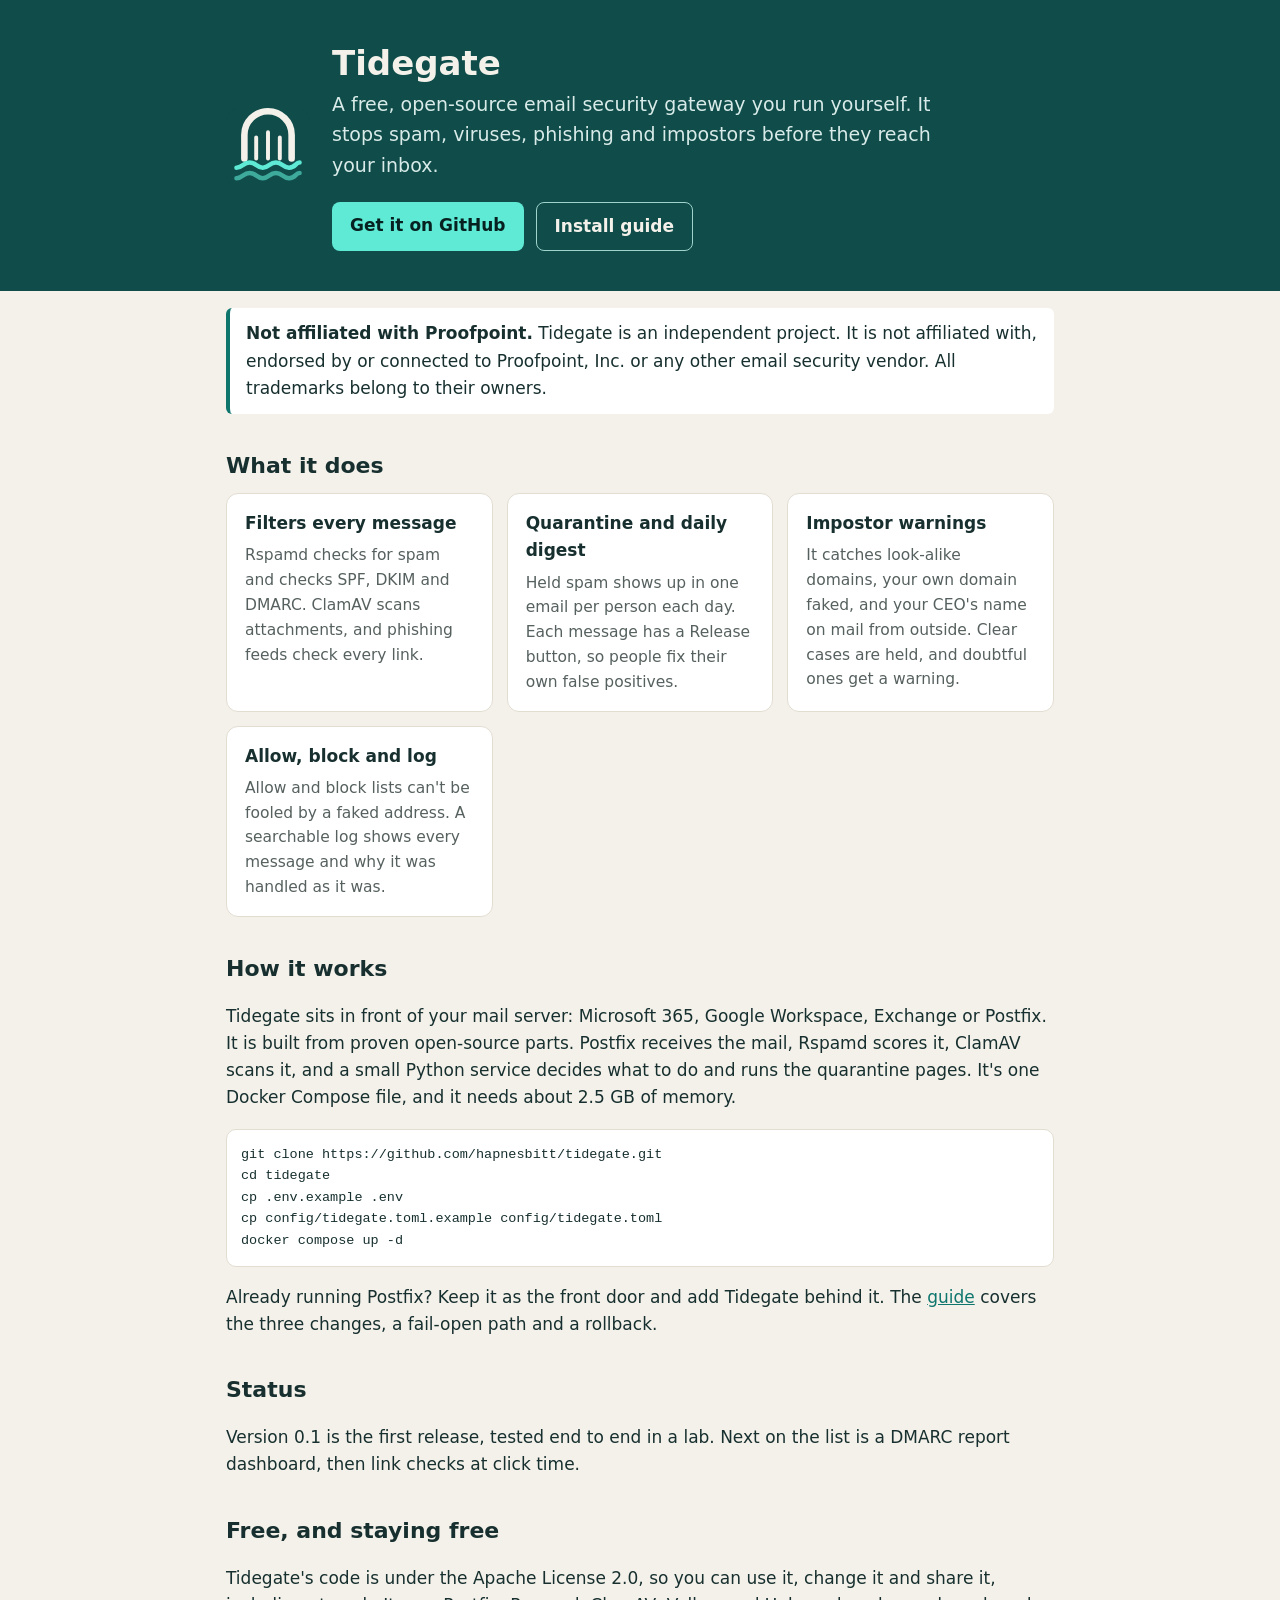
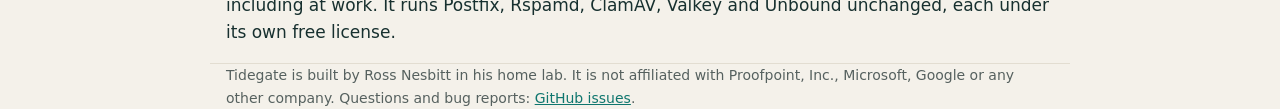
<file: site/index.html>
<!doctype html>
<html lang="en">
<head>
<meta charset="utf-8">
<meta name="viewport" content="width=device-width, initial-scale=1">
<title>Tidegate: a free, open-source email security gateway</title>
<meta name="description" content="Tidegate is a free, open-source email security gateway you run yourself: spam, virus, phishing and impostor filtering with a quarantine and a daily digest. Built on Postfix, Rspamd and ClamAV.">
<link rel="icon" href="logo.svg" type="image/svg+xml">
<style>
:root { --bg:#f4f1ea; --card:#fff; --ink:#17302f; --muted:#56615f; --line:#e2ddd1; --brand:#0f4c4a; --accent:#0f766e; }
@media (prefers-color-scheme: dark) { :root { --bg:#0e1716; --card:#152321; --ink:#e7efed; --muted:#9db0ad; --line:#26403c; --brand:#0b3a38; --accent:#2bb3a3; } }
* { box-sizing:border-box; }
body { margin:0; background:var(--bg); color:var(--ink); font:17px/1.6 system-ui,-apple-system,"Segoe UI",Roboto,sans-serif; }
header { background:var(--brand); color:#f4f1ea; padding:44px 16px 40px; }
.wrap { max-width:860px; margin:0 auto; padding:0 16px; }
header .wrap { display:flex; gap:22px; align-items:center; flex-wrap:wrap; }
header img { width:84px; height:84px; }
h1 { font-size:34px; line-height:1.15; margin:0 0 6px; }
header p { margin:0; font-size:19px; color:#d8ebe8; max-width:600px; }
main { padding:8px 0 40px; }
h2 { font-size:22px; margin:34px 0 10px; }
a { color:var(--accent); }
.cta { display:flex; flex-wrap:wrap; gap:12px; margin:22px 0 0; }
.cta a { display:inline-block; padding:10px 18px; border-radius:8px; text-decoration:none; font-weight:600; background:#5eead4; color:#062120; }
.cta a.ghost { background:transparent; color:#f4f1ea; border:1px solid #9fd3cc; }
.grid { display:grid; grid-template-columns:repeat(auto-fit,minmax(240px,1fr)); gap:14px; }
.card { background:var(--card); border:1px solid var(--line); border-radius:12px; padding:16px 18px; }
.card h3 { margin:0 0 6px; font-size:17px; }
.card p { margin:0; color:var(--muted); font-size:15.5px; }
pre { background:var(--card); border:1px solid var(--line); border-radius:10px; padding:14px; overflow-x:auto; font-size:13.5px; }
.note { background:var(--card); border-left:4px solid var(--accent); padding:12px 16px; border-radius:6px; }
footer { border-top:1px solid var(--line); padding:20px 0 40px; color:var(--muted); font-size:14px; }
</style>
</head>
<body>
<header>
  <div class="wrap">
    <img src="logo.svg" alt="">
    <div>
      <h1>Tidegate</h1>
      <p>A free, open-source email security gateway you run yourself. It stops spam, viruses, phishing and impostors before they reach your inbox.</p>
      <div class="cta">
        <a href="https://github.com/hapnesbitt/tidegate">Get it on GitHub</a>
        <a class="ghost" href="https://github.com/hapnesbitt/tidegate#install">Install guide</a>
      </div>
    </div>
  </div>
</header>
<main class="wrap">
  <p class="note"><strong>Not affiliated with Proofpoint.</strong> Tidegate is an independent project. It is not affiliated with, endorsed by or connected to Proofpoint, Inc. or any other email security vendor. All trademarks belong to their owners.</p>

  <h2>What it does</h2>
  <div class="grid">
    <div class="card"><h3>Filters every message</h3><p>Rspamd checks for spam and checks SPF, DKIM and DMARC. ClamAV scans attachments, and phishing feeds check every link.</p></div>
    <div class="card"><h3>Quarantine and daily digest</h3><p>Held spam shows up in one email per person each day. Each message has a Release button, so people fix their own false positives.</p></div>
    <div class="card"><h3>Impostor warnings</h3><p>It catches look-alike domains, your own domain faked, and your CEO's name on mail from outside. Clear cases are held, and doubtful ones get a warning.</p></div>
    <div class="card"><h3>Allow, block and log</h3><p>Allow and block lists can't be fooled by a faked address. A searchable log shows every message and why it was handled as it was.</p></div>
  </div>

  <h2>How it works</h2>
  <p>Tidegate sits in front of your mail server: Microsoft 365, Google Workspace, Exchange or Postfix. It is built from proven open-source parts. Postfix receives the mail, Rspamd scores it, ClamAV scans it, and a small Python service decides what to do and runs the quarantine pages. It's one Docker Compose file, and it needs about 2.5 GB of memory.</p>
  <pre>git clone https://github.com/hapnesbitt/tidegate.git
cd tidegate
cp .env.example .env
cp config/tidegate.toml.example config/tidegate.toml
docker compose up -d</pre>
  <p>Already running Postfix? Keep it as the front door and add Tidegate behind it. The <a href="https://github.com/hapnesbitt/tidegate/blob/main/docs/existing-postfix.md">guide</a> covers the three changes, a fail-open path and a rollback.</p>

  <h2>Status</h2>
  <p>Version 0.1 is the first release, tested end to end in a lab. Next on the list is a DMARC report dashboard, then link checks at click time.</p>

  <h2>Free, and staying free</h2>
  <p>Tidegate's code is under the Apache License 2.0, so you can use it, change it and share it, including at work. It runs Postfix, Rspamd, ClamAV, Valkey and Unbound unchanged, each under its own free license.</p>
</main>
<footer class="wrap">
  Tidegate is built by Ross Nesbitt in his home lab. It is not affiliated with Proofpoint, Inc., Microsoft, Google or any other company. Questions and bug reports: <a href="https://github.com/hapnesbitt/tidegate/issues">GitHub issues</a>.
</footer>
</body>
</html>
</file>
